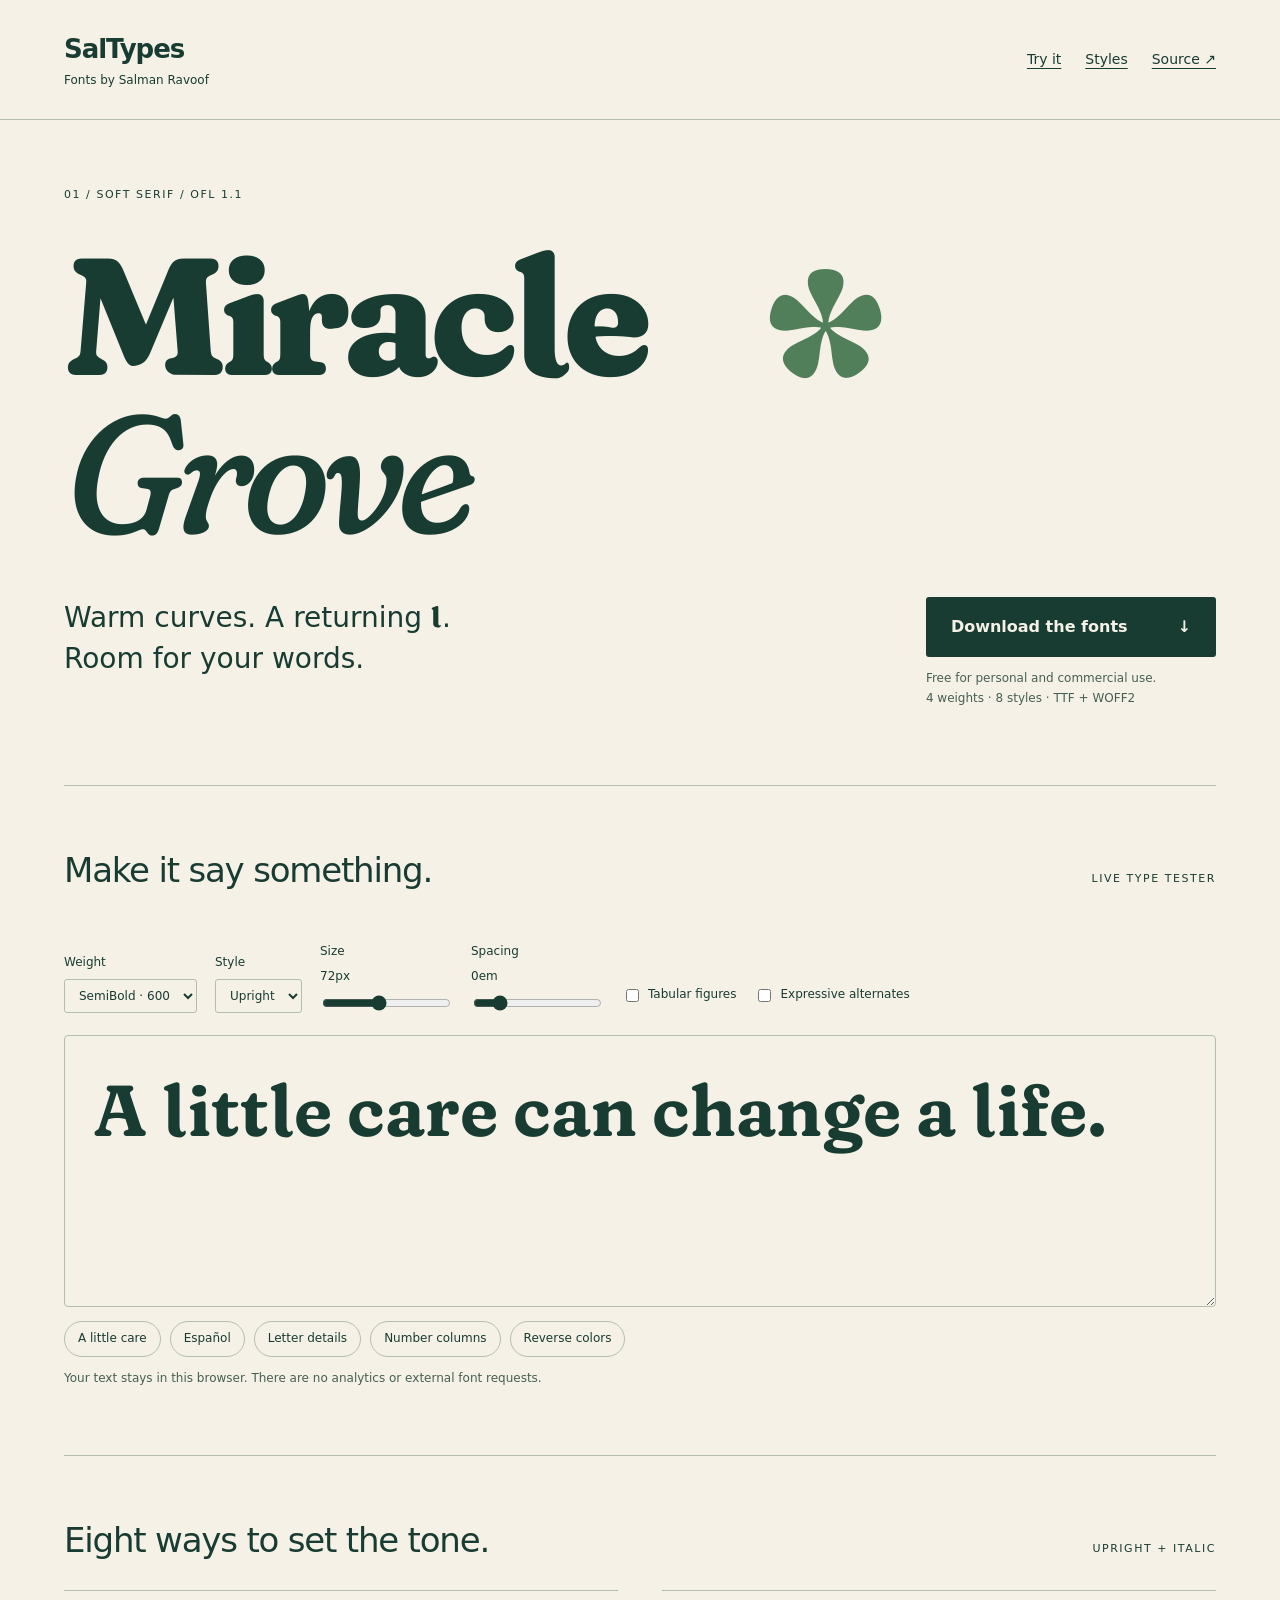
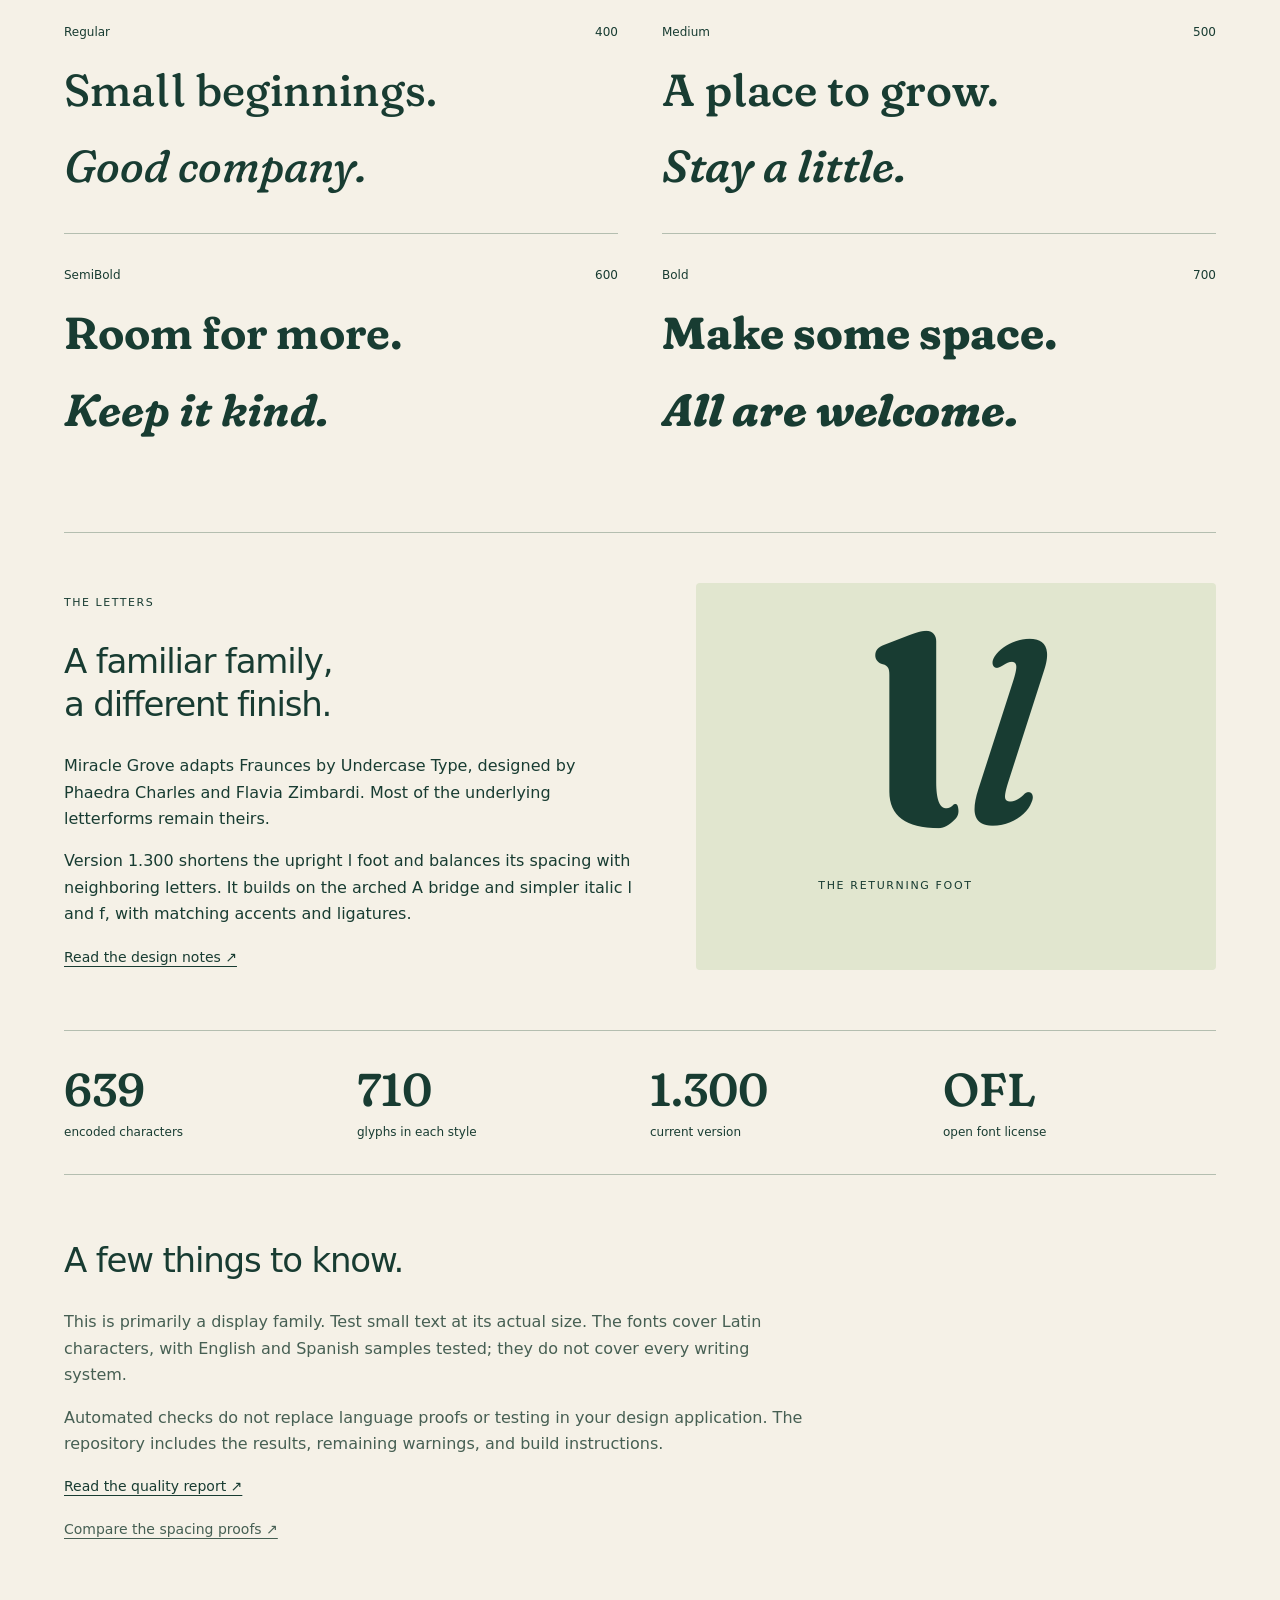
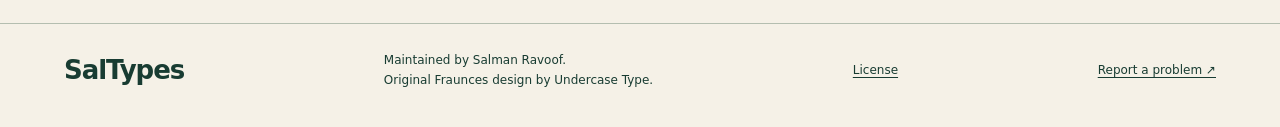
<file: index.html>
<!doctype html>
<html lang="en">
<head>
  <meta charset="utf-8">
  <meta name="viewport" content="width=device-width,initial-scale=1">
  <meta name="description" content="Try Miracle Grove, a free soft-serif family from SalTypes. Four weights, real italics, and a custom returning lowercase l. Based on Fraunces.">
  <meta name="theme-color" content="#183c32">
  <title>Miracle Grove · SalTypes</title>
  <link rel="stylesheet" href="fonts/web/miracle-grove.css?v=1.300">
  <link rel="stylesheet" href="specimen.css">
</head>
<body>
<a class="skip" href="#tester">Skip to the font tester</a>
<header><a class="brand" href="https://github.com/SalTypes">SalTypes<span>Fonts by Salman Ravoof</span></a><nav aria-label="Main"><a href="#tester">Try it</a><a href="#styles">Styles</a><a href="https://github.com/SalTypes/miracle-grove">Source ↗</a></nav></header>
<main>
  <section class="hero"><p class="eyebrow">01 / SOFT SERIF / OFL 1.1</p><h1>Miracle<br><em>Grove</em><span class="hero-star" aria-hidden="true">*</span></h1><div class="intro"><p>Warm curves. A returning <span class="letter">l</span>.<br>Room for your words.</p><div><a class="button" href="https://github.com/SalTypes/miracle-grove/releases/latest">Download the fonts <span aria-hidden="true">↓</span></a><p class="meta">Free for personal and commercial use.<br>4 weights · 8 styles · TTF + WOFF2</p></div></div></section>
  <section id="tester" aria-labelledby="tester-heading"><div class="section-title"><h2 id="tester-heading">Make it say something.</h2><span>LIVE TYPE TESTER</span></div>
    <div class="controls"><label>Weight<select id="weight"><option value="400">Regular · 400</option><option value="500">Medium · 500</option><option value="600" selected>SemiBold · 600</option><option value="700">Bold · 700</option></select></label><label>Style<select id="italic"><option value="normal">Upright</option><option value="italic">Italic</option></select></label><label>Size <output id="size-value">72px</output><input id="size" type="range" min="16" max="144" value="72"></label><label>Spacing <output id="tracking-value">0em</output><input id="tracking" type="range" min="-3" max="15" value="0"></label><label class="check"><input id="tabular" type="checkbox"> Tabular figures</label><label class="check"><input id="alternate" type="checkbox"> Expressive alternates</label></div>
    <label class="sr-only" for="sample">Text to preview</label><textarea id="sample" spellcheck="false">A little care can change a life.</textarea>
    <div class="sample-options"><button type="button" data-sample="A little care can change a life.">A little care</button><button type="button" data-sample="¿Y si cuidamos de todos? ¡Sí!">Español</button><button type="button" data-sample="fluffy flowers · little lives · ł lj ĺ">Letter details</button><button type="button" data-sample="111,111.11&#10;888,888.88&#10;234,567.90">Number columns</button><button type="button" id="reverse">Reverse colors</button></div><p class="meta">Your text stays in this browser. There are no analytics or external font requests.</p>
  </section>
  <section id="styles" aria-labelledby="styles-heading"><div class="section-title"><h2 id="styles-heading">Eight ways to set the tone.</h2><span>UPRIGHT + ITALIC</span></div><div class="styles-grid">
    <article><h3>Regular <span>400</span></h3><p style="font-weight:400">Small beginnings.</p><p style="font-weight:400;font-style:italic">Good company.</p></article>
    <article><h3>Medium <span>500</span></h3><p style="font-weight:500">A place to grow.</p><p style="font-weight:500;font-style:italic">Stay a little.</p></article>
    <article><h3>SemiBold <span>600</span></h3><p style="font-weight:600">Room for more.</p><p style="font-weight:600;font-style:italic">Keep it kind.</p></article>
    <article><h3>Bold <span>700</span></h3><p style="font-weight:700">Make some space.</p><p style="font-weight:700;font-style:italic">All are welcome.</p></article>
  </div></section>
  <section class="details"><div><p class="eyebrow">THE LETTERS</p><h2>A familiar family,<br>a different finish.</h2><p>Miracle Grove adapts Fraunces by Undercase Type, designed by Phaedra Charles and Flavia Zimbardi. Most of the underlying letterforms remain theirs.</p><p>Version 1.300 shortens the upright l foot and balances its spacing with neighboring letters. It builds on the arched A bridge and simpler italic l and f, with matching accents and ligatures.</p><a href="https://github.com/SalTypes/miracle-grove/blob/main/documentation/design.md">Read the design notes ↗</a></div><div class="letter-study" aria-label="Upright and italic lowercase l">l<span>l</span><p>THE RETURNING FOOT</p></div></section>
  <section class="facts"><div><strong>639</strong><span>encoded characters</span></div><div><strong>710</strong><span>glyphs in each style</span></div><div><strong>1.300</strong><span>current version</span></div><div><strong>OFL</strong><span>open font license</span></div></section>
  <section class="notes"><h2>A few things to know.</h2><p>This is primarily a display family. Test small text at its actual size. The fonts cover Latin characters, with English and Spanish samples tested; they do not cover every writing system.</p><p>Automated checks do not replace language proofs or testing in your design application. The repository includes the results, remaining warnings, and build instructions.</p><a href="https://github.com/SalTypes/miracle-grove/blob/main/documentation/quality.md">Read the quality report ↗</a><p><a href="spacing-proof.html">Compare the spacing proofs ↗</a></p></section>
</main>
<footer><a class="brand" href="https://github.com/SalTypes">SalTypes</a><p>Maintained by Salman Ravoof.<br>Original Fraunces design by Undercase Type.</p><a href="OFL.txt">License</a><a href="https://github.com/SalTypes/miracle-grove/issues">Report a problem ↗</a></footer>
<script src="specimen.js"></script>
</body></html>
</file>
<file: fonts/web/miracle-grove.css>
@font-face {
  font-family: "Miracle Grove";
  src: url("MiracleGrove-Regular.woff2?v=1.300") format("woff2");
  font-weight: 400;
  font-style: normal;
  font-display: swap;
}

@font-face {
  font-family: "Miracle Grove";
  src: url("MiracleGrove-RegularItalic.woff2?v=1.300") format("woff2");
  font-weight: 400;
  font-style: italic;
  font-display: swap;
}

@font-face {
  font-family: "Miracle Grove";
  src: url("MiracleGrove-Medium.woff2?v=1.300") format("woff2");
  font-weight: 500;
  font-style: normal;
  font-display: swap;
}

@font-face {
  font-family: "Miracle Grove";
  src: url("MiracleGrove-MediumItalic.woff2?v=1.300") format("woff2");
  font-weight: 500;
  font-style: italic;
  font-display: swap;
}

@font-face {
  font-family: "Miracle Grove";
  src: url("MiracleGrove-SemiBold.woff2?v=1.300") format("woff2");
  font-weight: 600;
  font-style: normal;
  font-display: swap;
}

@font-face {
  font-family: "Miracle Grove";
  src: url("MiracleGrove-SemiBoldItalic.woff2?v=1.300") format("woff2");
  font-weight: 600;
  font-style: italic;
  font-display: swap;
}

@font-face {
  font-family: "Miracle Grove";
  src: url("MiracleGrove-Bold.woff2?v=1.300") format("woff2");
  font-weight: 700;
  font-style: normal;
  font-display: swap;
}

@font-face {
  font-family: "Miracle Grove";
  src: url("MiracleGrove-BoldItalic.woff2?v=1.300") format("woff2");
  font-weight: 700;
  font-style: italic;
  font-display: swap;
}
</file>
<file: specimen.css>
:root{--ink:#183c32;--paper:#f5f1e7;--line:#b4beb0;--muted:#465f53;--accent:#d9e85d}*{box-sizing:border-box}html{scroll-behavior:smooth}body{margin:0;background:var(--paper);color:var(--ink);font:16px/1.65 system-ui,sans-serif}a{color:inherit;text-underline-offset:.25em}button,input,select,textarea{font:inherit}button,a,input,select,textarea{outline-offset:5px}button{cursor:pointer}header,main,footer{max-width:1320px;margin:auto;padding:0 5vw}header{display:flex;justify-content:space-between;align-items:center;gap:24px;padding-top:28px;padding-bottom:28px;border-bottom:1px solid var(--line)}.brand{font-size:26px;font-weight:700;letter-spacing:-.04em;text-decoration:none}.brand span{display:block;font-size:12px;font-weight:400;letter-spacing:0}nav{display:flex;gap:24px;font-size:14px}.hero{padding:55px 0 65px}.eyebrow,.section-title>span{font-size:11px;letter-spacing:.14em}.hero h1{font:700 clamp(78px,13vw,172px)/.95 'Miracle Grove',Georgia,serif;letter-spacing:-.045em;margin:32px 0 45px;position:relative;max-width:1000px}.hero h1 em{font-weight:400}.hero-star{font-style:normal;font-size:1.2em;position:absolute;left:70%;top:.1em;color:#517f59}.intro{display:flex;justify-content:space-between;gap:32px;align-items:start}.intro>p{font-size:clamp(20px,2.2vw,28px);line-height:1.45;margin:0}.letter{font-family:'Miracle Grove',serif;font-weight:700}.button{display:inline-flex;align-items:center;justify-content:space-between;gap:50px;background:var(--ink);color:var(--paper);padding:17px 25px;border-radius:3px;text-decoration:none;font-weight:600}.meta{font-size:12px;color:var(--muted);line-height:1.6}.section-title{display:flex;align-items:baseline;justify-content:space-between;gap:24px}h2{font-size:clamp(24px,3vw,34px);font-weight:500;line-height:1.25;letter-spacing:-.035em}section#tester,section#styles{border-top:1px solid var(--line);padding:35px 0 55px;scroll-margin-top:20px}.controls{display:flex;flex-wrap:wrap;gap:18px;align-items:end;margin:22px 0}.controls label{display:flex;flex-direction:column;font-size:12px;gap:6px}.controls select{padding:8px 10px;border:1px solid var(--line);border-radius:3px;background:transparent;color:var(--ink)}input[type=range]{accent-color:var(--ink);max-width:140px}.controls .check{display:flex;flex-direction:row;align-items:center;padding-bottom:8px}input[type=checkbox]{accent-color:var(--ink)}output{display:inline;font-variant-numeric:tabular-nums}.sr-only{position:absolute;width:1px;height:1px;overflow:hidden;clip-path:inset(50%)}#sample{display:block;width:100%;min-height:270px;resize:vertical;border:1px solid var(--line);border-radius:4px;background:transparent;color:var(--ink);padding:28px;font:600 72px/1.3 'Miracle Grove',Georgia,serif;font-synthesis:none;overflow-wrap:anywhere}#sample.reversed{background:var(--ink);color:var(--paper)}.sample-options{display:flex;flex-wrap:wrap;gap:9px;margin-top:14px}.sample-options button{border:1px solid var(--line);border-radius:30px;background:transparent;color:var(--ink);padding:7px 13px;font-size:12px}.sample-options button:hover{background:var(--accent)}.styles-grid{display:grid;grid-template-columns:1fr 1fr;gap:0 44px}.styles-grid article{border-top:1px solid var(--line);padding:20px 0}.styles-grid h3{font-size:12px;font-weight:500;display:flex;justify-content:space-between}.styles-grid p{font:400 clamp(28px,3.5vw,46px)/1.3 'Miracle Grove',Georgia,serif;margin:18px 0;overflow-wrap:anywhere}.details{display:grid;grid-template-columns:1.1fr 1fr;gap:60px;padding:50px 0 60px;border-top:1px solid var(--line)}.details p{max-width:57ch}.details a,.notes a{font-size:14px}.letter-study{background:#e1e6cf;text-align:center;font:700 clamp(130px,20vw,270px)/1 'Miracle Grove',serif;border-radius:4px;padding-top:20px;min-width:0}.letter-study span{font-style:italic;font-weight:400}.letter-study p{font:11px system-ui;letter-spacing:.15em;margin:20px 0 30px}.facts{display:grid;grid-template-columns:repeat(4,1fr);gap:20px;border-top:1px solid var(--line);border-bottom:1px solid var(--line);padding:30px 0}.facts strong{display:block;font:500 clamp(28px,4vw,46px) 'Miracle Grove',serif}.facts span{font-size:12px}.notes{max-width:750px;padding:35px 0 65px}.notes p{color:var(--muted)}footer{border-top:1px solid var(--line);display:flex;gap:30px;justify-content:space-between;align-items:center;padding-top:25px;padding-bottom:35px;font-size:12px}footer p{margin:0}.skip{position:absolute;top:-100px}.skip:focus{top:5px;left:20px;background:var(--accent);padding:10px;z-index:5}@media(max-width:650px){header,main,footer{padding-left:20px;padding-right:20px}nav{gap:14px;font-size:12px}.brand{font-size:23px}.brand span{font-size:10px}.hero{padding-top:35px}.hero h1{font-size:clamp(70px,18vw,115px)}.hero-star{left:75%;top:.45em;font-size:.8em}.intro{display:block}.intro>div{margin-top:25px}.section-title{display:block}.section-title>span{display:block;margin-bottom:20px}.styles-grid,.details{grid-template-columns:1fr}.details{gap:25px}.letter-study{font-size:170px}.facts{grid-template-columns:1fr 1fr}#sample{padding:16px}.controls{gap:12px}footer{flex-wrap:wrap;justify-content:start}.hero h1{letter-spacing:-.03em}}@media(prefers-reduced-motion:reduce){html{scroll-behavior:auto}}
</file>
